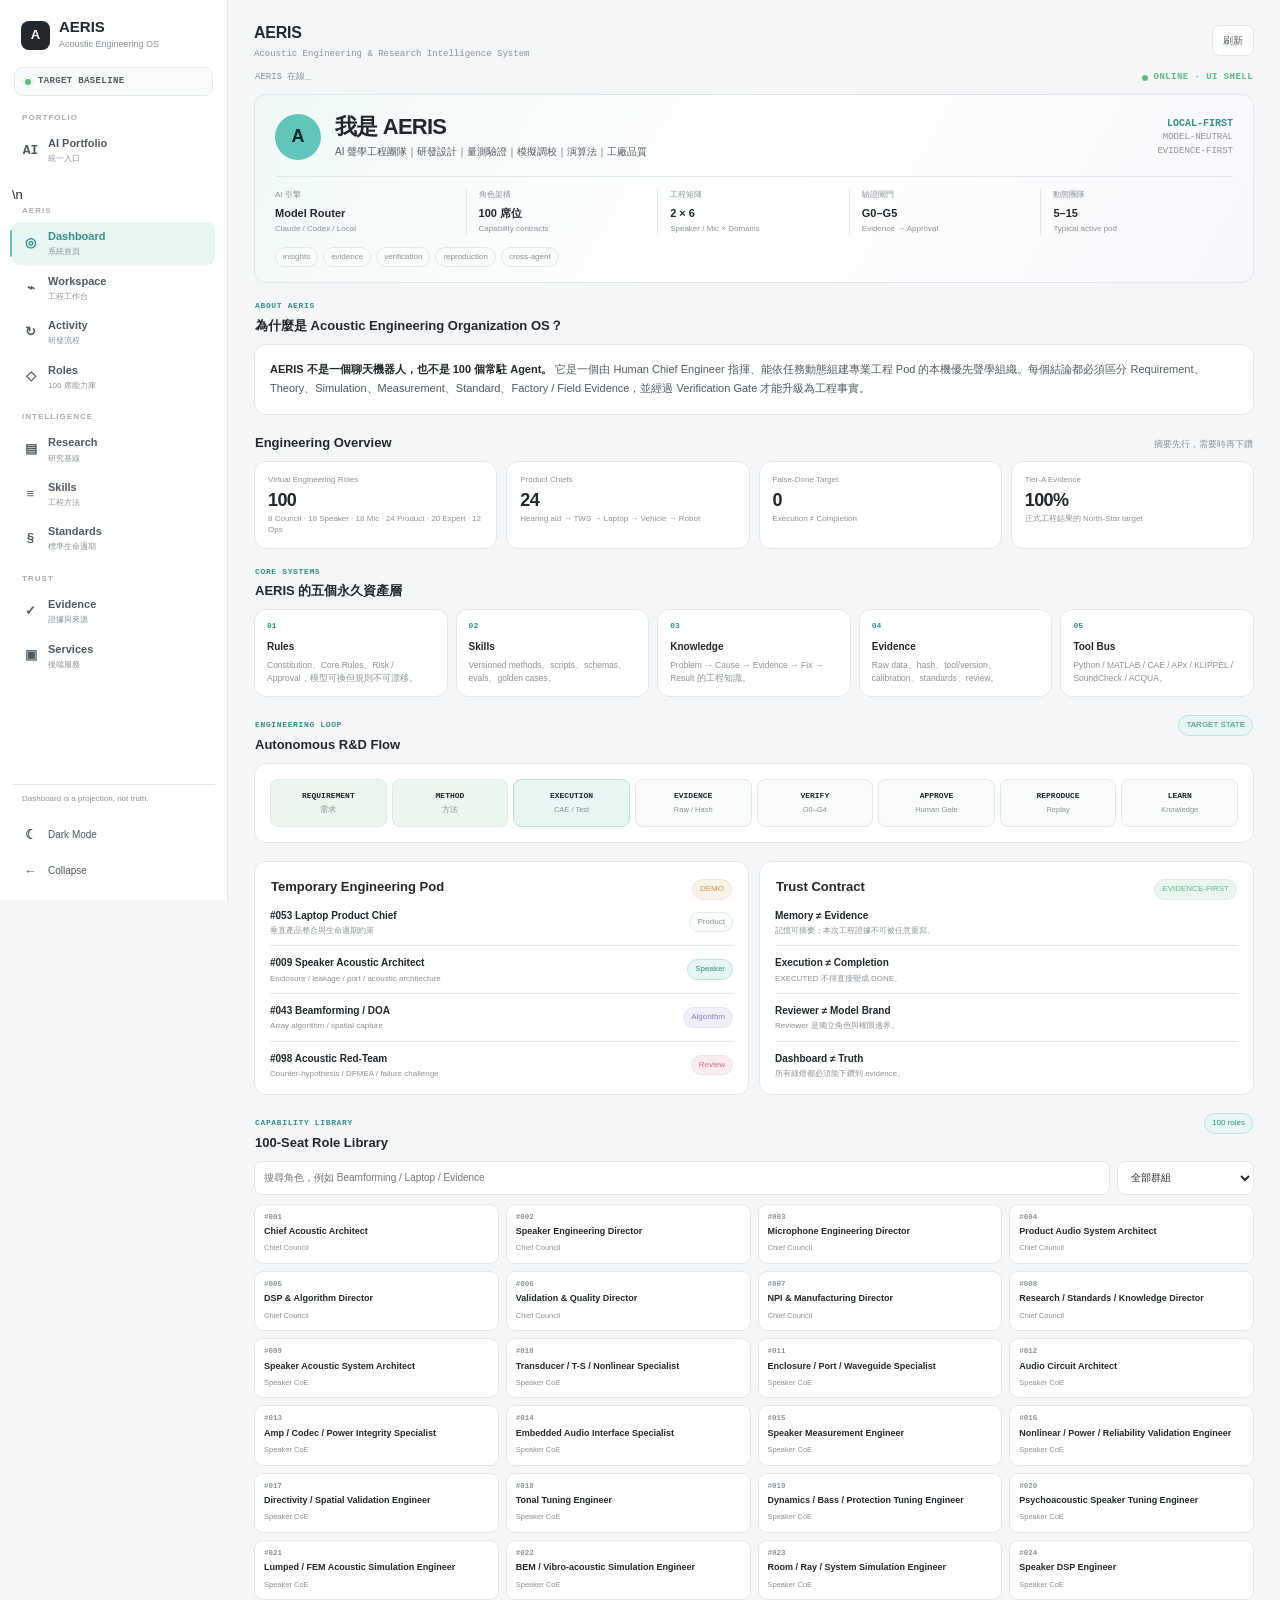
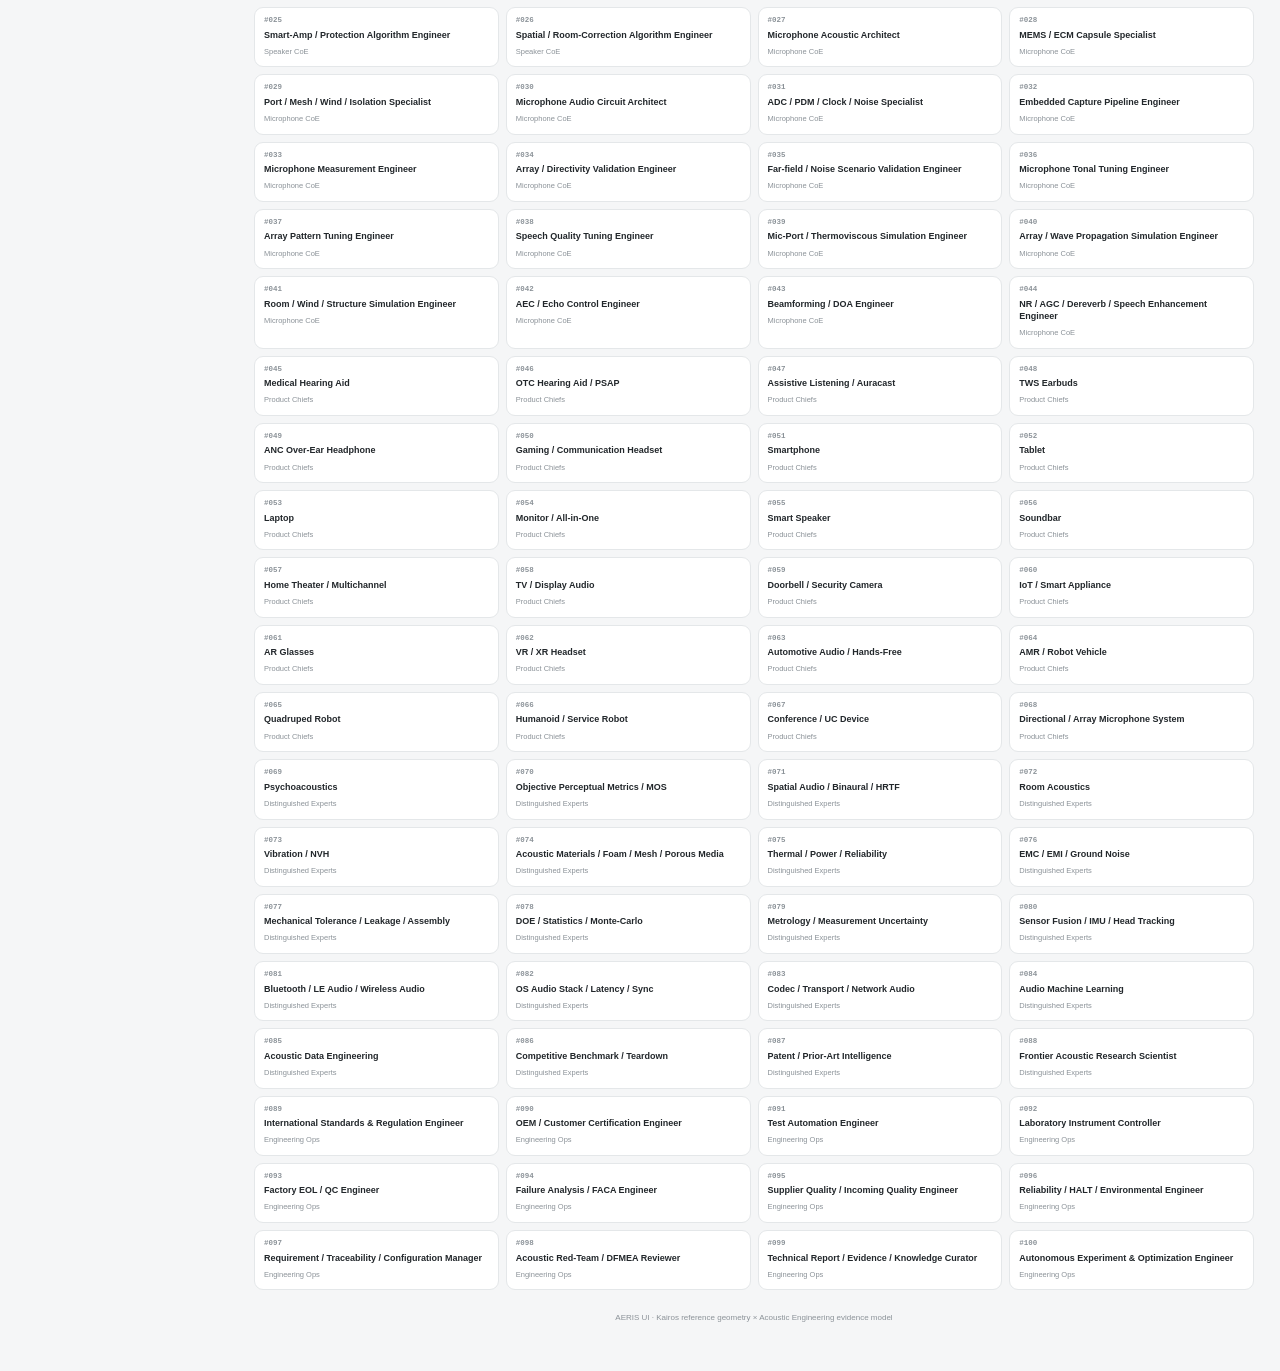
<file: index.html>
<!doctype html><html lang="zh-Hant"><head><meta charset="utf-8"><meta name="viewport" content="width=device-width,initial-scale=1"><meta name="theme-color" content="#62c5ba"><title>AERIS — Dashboard</title><link rel="stylesheet" href="aeris.css"><script src="aeris-theme.js"></script><script src="aeris-data.js" defer></script></head><body>
<div class="app">
<aside class="sidebar">
  <div class="brand"><div class="brand-mark">A</div><div class="brand-copy"><div class="brand-name">AERIS</div><div class="brand-sub">Acoustic Engineering OS</div></div></div>
  <div class="sidebar-live"><span class="live-dot"></span><span>TARGET BASELINE</span></div>
  <div class="nav-group"><div class="nav-label">Portfolio</div><nav class="nav"><a href="portfolio.html"><span class="nav-icon">AI</span><span class="nav-copy"><b>AI Portfolio</b><small>統一入口</small></span></a></nav></div>\n  <div class="nav-group"><div class="nav-label">AERIS</div><nav class="nav">
    <a class="active" href="index.html"><span class="nav-icon">◎</span><span class="nav-copy"><b>Dashboard</b><small>系統首頁</small></span></a>
    <a href="workspace.html"><span class="nav-icon">⌁</span><span class="nav-copy"><b>Workspace</b><small>工程工作台</small></span></a>
    <a href="#activity"><span class="nav-icon">↻</span><span class="nav-copy"><b>Activity</b><small>研發流程</small></span></a>
    <a href="#roles"><span class="nav-icon">◇</span><span class="nav-copy"><b>Roles</b><small>100 席能力庫</small></span></a>
  </nav></div>
  <div class="nav-group"><div class="nav-label">Intelligence</div><nav class="nav">
    <a href="#research"><span class="nav-icon">▤</span><span class="nav-copy"><b>Research</b><small>研究基線</small></span></a>
    <a href="#research"><span class="nav-icon">≡</span><span class="nav-copy"><b>Skills</b><small>工程方法</small></span></a>
    <a href="#research"><span class="nav-icon">§</span><span class="nav-copy"><b>Standards</b><small>標準生命週期</small></span></a>
  </nav></div>
  <div class="nav-group"><div class="nav-label">Trust</div><nav class="nav">
    <a href="#trust"><span class="nav-icon">✓</span><span class="nav-copy"><b>Evidence</b><small>證據與來源</small></span></a>
    <a href="services.html"><span class="nav-icon">▣</span><span class="nav-copy"><b>Services</b><small>後端服務</small></span></a>
  </nav></div>
  <div class="spacer"></div><div class="sidebar-note">Dashboard is a projection, not truth.</div>
</aside>
<main class="main"><div class="content">
  <header class="topbar"><div><div class="page-title">AERIS</div><div class="page-meta">Acoustic Engineering & Research Intelligence System</div></div><div class="actions"><button class="btn" onclick="location.reload()">刷新</button></div></header>
  <div class="sync-line"><span>AERIS 在線_</span><span class="sync-online">ONLINE · UI SHELL</span></div>

  <section class="panel identity-panel">
    <div class="identity-row">
      <div class="identity-main"><div class="avatar">A</div><div><div class="identity-name">我是 AERIS</div><div class="identity-role">AI 聲學工程團隊｜研發設計｜量測驗證｜模擬調校｜演算法｜工廠品質</div></div></div>
      <div class="identity-side"><b>LOCAL-FIRST</b>MODEL-NEUTRAL<br>EVIDENCE-FIRST</div>
    </div>
    <div class="identity-metrics">
      <div class="metric"><div class="metric-label">AI 引擎</div><div class="metric-value">Model Router</div><div class="metric-sub">Claude / Codex / Local</div></div>
      <div class="metric"><div class="metric-label">角色架構</div><div class="metric-value">100 席位</div><div class="metric-sub">Capability contracts</div></div>
      <div class="metric"><div class="metric-label">工程矩陣</div><div class="metric-value">2 × 6</div><div class="metric-sub">Speaker / Mic × Domains</div></div>
      <div class="metric"><div class="metric-label">驗證閘門</div><div class="metric-value">G0–G5</div><div class="metric-sub">Evidence → Approval</div></div>
      <div class="metric"><div class="metric-label">動態團隊</div><div class="metric-value">5–15</div><div class="metric-sub">Typical active pod</div></div>
    </div>
    <div class="chips"><span class="chip">insights</span><span class="chip">evidence</span><span class="chip">verification</span><span class="chip">reproduction</span><span class="chip">cross-agent</span></div>
  </section>

  <section class="section"><div class="section-title"><div><div class="section-kicker">About AERIS</div><h2>為什麼是 Acoustic Engineering Organization OS？</h2></div></div>
    <div class="panel prose"><b>AERIS 不是一個聊天機器人，也不是 100 個常駐 Agent。</b> 它是一個由 Human Chief Engineer 指揮、能依任務動態組建專業工程 Pod 的本機優先聲學組織。每個結論都必須區分 Requirement、Theory、Simulation、Measurement、Standard、Factory / Field Evidence，並經過 Verification Gate 才能升級為工程事實。</div>
  </section>

  <section class="section"><div class="section-title"><h2>Engineering Overview</h2><p>摘要先行，需要時再下鑽</p></div>
    <div class="grid4">
      <div class="summary-card"><div class="label">Virtual Engineering Roles</div><div class="value">100</div><div class="small">8 Council · 18 Speaker · 18 Mic · 24 Product · 20 Expert · 12 Ops</div></div>
      <div class="summary-card"><div class="label">Product Chiefs</div><div class="value">24</div><div class="small">Hearing aid → TWS → Laptop → Vehicle → Robot</div></div>
      <div class="summary-card"><div class="label">False-Done Target</div><div class="value">0</div><div class="small">Execution ≠ Completion</div></div>
      <div class="summary-card"><div class="label">Tier-A Evidence</div><div class="value">100%</div><div class="small">正式工程結果的 North-Star target</div></div>
    </div>
  </section>

  <section class="section" id="research"><div class="section-title"><div><div class="section-kicker">Core Systems</div><h2>AERIS 的五個永久資產層</h2></div></div>
    <div class="grid5">
      <div class="feature-card"><div class="feature-index">01</div><h3>Rules</h3><p>Constitution、Core Rules、Risk / Approval，模型可換但規則不可漂移。</p></div>
      <div class="feature-card"><div class="feature-index">02</div><h3>Skills</h3><p>Versioned methods、scripts、schemas、evals、golden cases。</p></div>
      <div class="feature-card"><div class="feature-index">03</div><h3>Knowledge</h3><p>Problem → Cause → Evidence → Fix → Result 的工程知識。</p></div>
      <div class="feature-card"><div class="feature-index">04</div><h3>Evidence</h3><p>Raw data、hash、tool/version、calibration、standards、review。</p></div>
      <div class="feature-card"><div class="feature-index">05</div><h3>Tool Bus</h3><p>Python / MATLAB / CAE / APx / KLIPPEL / SoundCheck / ACQUA。</p></div>
    </div>
  </section>

  <section class="section" id="activity"><div class="section-title"><div><div class="section-kicker">Engineering Loop</div><h2>Autonomous R&D Flow</h2></div><span class="pill teal">TARGET STATE</span></div>
    <div class="panel"><div class="timeline">
      <div class="step done"><b>REQUIREMENT</b><span>需求</span></div><div class="step done"><b>METHOD</b><span>方法</span></div><div class="step active"><b>EXECUTION</b><span>CAE / Test</span></div><div class="step"><b>EVIDENCE</b><span>Raw / Hash</span></div><div class="step"><b>VERIFY</b><span>G0–G4</span></div><div class="step"><b>APPROVE</b><span>Human Gate</span></div><div class="step"><b>REPRODUCE</b><span>Replay</span></div><div class="step"><b>LEARN</b><span>Knowledge</span></div>
    </div></div>
  </section>

  <section class="section"><div class="grid2">
    <div class="panel"><div class="section-title"><h2>Temporary Engineering Pod</h2><span class="pill amber">DEMO</span></div><div class="list">
      <div class="row"><div><div class="row-name">#053 Laptop Product Chief</div><div class="row-meta">垂直產品整合與生命週期約束</div></div><span class="pill">Product</span></div>
      <div class="row"><div><div class="row-name">#009 Speaker Acoustic Architect</div><div class="row-meta">Enclosure / leakage / port / acoustic architecture</div></div><span class="pill teal">Speaker</span></div>
      <div class="row"><div><div class="row-name">#043 Beamforming / DOA</div><div class="row-meta">Array algorithm / spatial capture</div></div><span class="pill purple">Algorithm</span></div>
      <div class="row"><div><div class="row-name">#098 Acoustic Red-Team</div><div class="row-meta">Counter-hypothesis / DFMEA / failure challenge</div></div><span class="pill rose">Review</span></div>
    </div></div>
    <div class="panel" id="trust"><div class="section-title"><h2>Trust Contract</h2><span class="pill green">EVIDENCE-FIRST</span></div><div class="list">
      <div class="row"><div><div class="row-name">Memory ≠ Evidence</div><div class="row-meta">記憶可摘要；本次工程證據不可被任意重寫。</div></div></div>
      <div class="row"><div><div class="row-name">Execution ≠ Completion</div><div class="row-meta">EXECUTED 不得直接變成 DONE。</div></div></div>
      <div class="row"><div><div class="row-name">Reviewer ≠ Model Brand</div><div class="row-meta">Reviewer 是獨立角色與權限邊界。</div></div></div>
      <div class="row"><div><div class="row-name">Dashboard ≠ Truth</div><div class="row-meta">所有綠燈都必須能下鑽到 evidence。</div></div></div>
    </div></div>
  </div></section>

  <section class="section" id="roles"><div class="section-title"><div><div class="section-kicker">Capability Library</div><h2>100-Seat Role Library</h2></div><span id="count" class="pill teal">100 roles</span></div>
    <div class="searchbar"><input id="q" placeholder="搜尋角色，例如 Beamforming / Laptop / Evidence"><select id="group"><option value="">全部群組</option><option>Chief Council</option><option>Speaker CoE</option><option>Microphone CoE</option><option>Product Chiefs</option><option>Distinguished Experts</option><option>Engineering Ops</option></select></div><div id="roleGrid" class="roles"></div>
  </section>
  <div class="footer">AERIS UI · Kairos reference geometry × Acoustic Engineering evidence model</div>
</div></main></div>
<script>window.addEventListener('DOMContentLoaded',()=>{const roles=window.AERIS_ROLES||[];const q=document.getElementById('q'),g=document.getElementById('group'),grid=document.getElementById('roleGrid'),count=document.getElementById('count');function render(){const query=q.value.toLowerCase(),group=g.value;const rows=roles.filter(r=>(!query||(r.name+' '+r.group).toLowerCase().includes(query))&&(!group||r.group===group));count.textContent=rows.length+' roles';grid.innerHTML=rows.map(r=>`<div class="role"><div class="role-id">#${String(r.id).padStart(3,'0')}</div><b>${r.name}</b><div class="role-group">${r.group}</div></div>`).join('')}q.addEventListener('input',render);g.addEventListener('change',render);render()});</script>
</body></html>
</file>
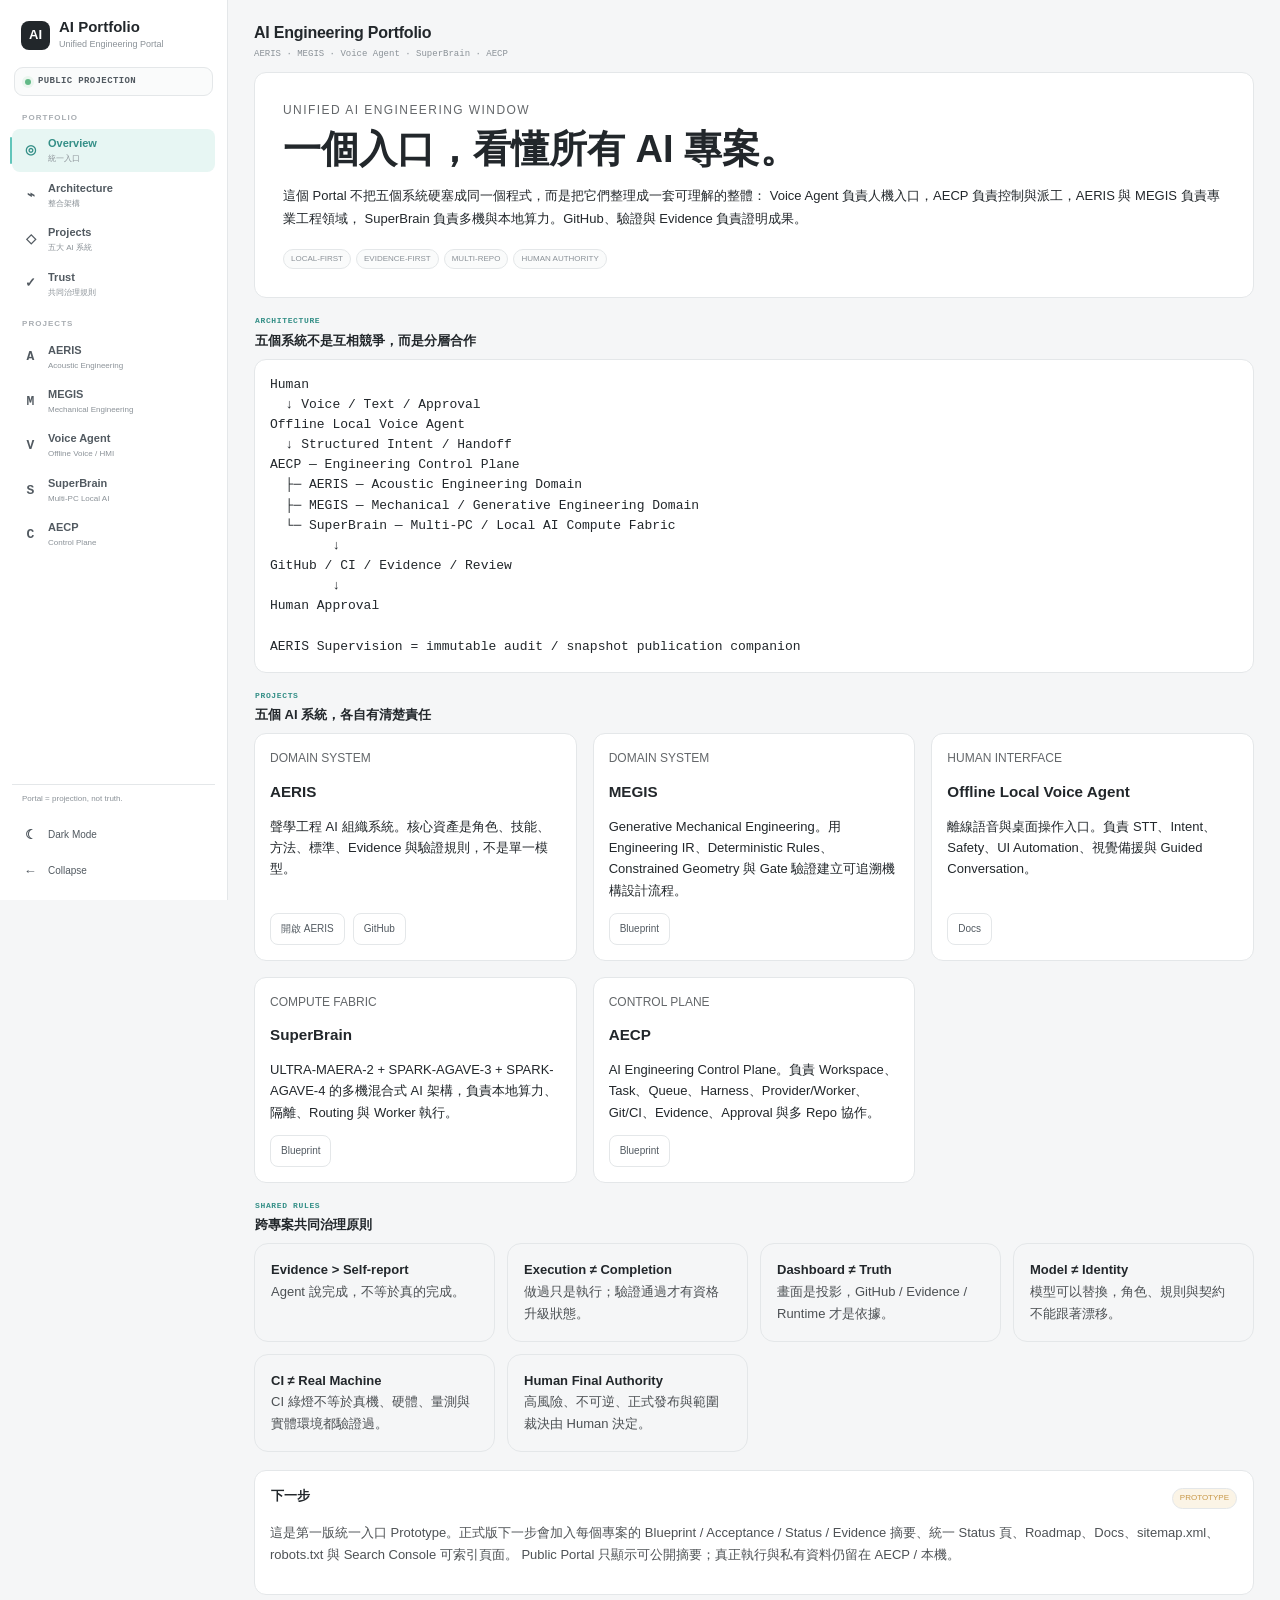
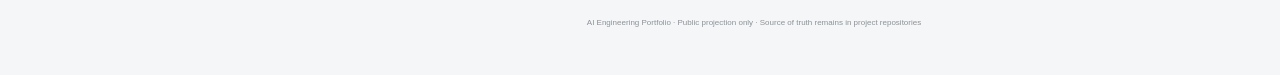
<file: portfolio.html>
<!doctype html>
<html lang="zh-Hant">
<head>
  <meta charset="utf-8">
  <meta name="viewport" content="width=device-width,initial-scale=1">
  <meta name="theme-color" content="#62c5ba">
  <title>AI Engineering Portfolio — Unified Portal</title>
  <meta name="description" content="AERIS、MEGIS、Offline Local Voice Agent、SuperBrain 與 AECP 的統一人工智慧工程入口。">
  <link rel="stylesheet" href="aeris.css">
  <script src="aeris-theme.js"></script>
  <style>
    .portal-hero{padding:28px}.portal-eyebrow{font-size:12px;letter-spacing:.12em;text-transform:uppercase;opacity:.7}
    .portal-title{font-size:38px;line-height:1.15;margin:8px 0 12px}.portal-sub{max-width:980px;line-height:1.8}
    .project-grid{display:grid;grid-template-columns:repeat(auto-fit,minmax(240px,1fr));gap:16px}
    .project-card{display:flex;flex-direction:column;gap:12px}.project-card h3{margin:0}.project-card p{margin:0;line-height:1.65}
    .project-meta{font-size:12px;opacity:.7}.project-links{margin-top:auto;display:flex;gap:8px;flex-wrap:wrap}
    .project-links a{text-decoration:none}.architecture{font-family:ui-monospace,SFMono-Regular,Menlo,Consolas,monospace;white-space:pre-wrap;line-height:1.55}
    .rule-grid{display:grid;grid-template-columns:repeat(auto-fit,minmax(220px,1fr));gap:12px}
    .rule-card{padding:16px;border:1px solid var(--border,rgba(127,127,127,.2));border-radius:14px}
    .scope-note{font-size:13px;line-height:1.7;opacity:.8}
    @media (max-width:700px){.portal-title{font-size:30px}}
  </style>
</head>
<body>
<div class="app">
  <aside class="sidebar">
    <div class="brand"><div class="brand-mark">AI</div><div class="brand-copy"><div class="brand-name">AI Portfolio</div><div class="brand-sub">Unified Engineering Portal</div></div></div>
    <div class="sidebar-live"><span class="live-dot"></span><span>PUBLIC PROJECTION</span></div>
    <div class="nav-group"><div class="nav-label">Portfolio</div><nav class="nav">
      <a class="active" href="#overview"><span class="nav-icon">◎</span><span class="nav-copy"><b>Overview</b><small>統一入口</small></span></a>
      <a href="#architecture"><span class="nav-icon">⌁</span><span class="nav-copy"><b>Architecture</b><small>整合架構</small></span></a>
      <a href="#projects"><span class="nav-icon">◇</span><span class="nav-copy"><b>Projects</b><small>五大 AI 系統</small></span></a>
      <a href="#trust"><span class="nav-icon">✓</span><span class="nav-copy"><b>Trust</b><small>共同治理規則</small></span></a>
    </nav></div>
    <div class="nav-group"><div class="nav-label">Projects</div><nav class="nav">
      <a href="index.html"><span class="nav-icon">A</span><span class="nav-copy"><b>AERIS</b><small>Acoustic Engineering</small></span></a>
      <a href="https://github.com/Space653000/0_JN1_MEGIS"><span class="nav-icon">M</span><span class="nav-copy"><b>MEGIS</b><small>Mechanical Engineering</small></span></a>
      <a href="https://github.com/Space653000/Offline-Local-Voice-Agent"><span class="nav-icon">V</span><span class="nav-copy"><b>Voice Agent</b><small>Offline Voice / HMI</small></span></a>
      <a href="https://github.com/Space653000/0_JN1_2AGAVE128-1MAERA64"><span class="nav-icon">S</span><span class="nav-copy"><b>SuperBrain</b><small>Multi-PC Local AI</small></span></a>
      <a href="https://github.com/Space653000/0_JN1_AIECP"><span class="nav-icon">C</span><span class="nav-copy"><b>AECP</b><small>Control Plane</small></span></a>
    </nav></div>
    <div class="spacer"></div>
    <div class="sidebar-note">Portal = projection, not truth.</div>
  </aside>

  <main class="main"><div class="content">
    <header class="topbar"><div><div class="page-title">AI Engineering Portfolio</div><div class="page-meta">AERIS · MEGIS · Voice Agent · SuperBrain · AECP</div></div></header>

    <section id="overview" class="panel portal-hero">
      <div class="portal-eyebrow">Unified AI Engineering Window</div>
      <h1 class="portal-title">一個入口，看懂所有 AI 專案。</h1>
      <div class="portal-sub">
        這個 Portal 不把五個系統硬塞成同一個程式，而是把它們整理成一套可理解的整體：
        Voice Agent 負責人機入口，AECP 負責控制與派工，AERIS 與 MEGIS 負責專業工程領域，
        SuperBrain 負責多機與本地算力。GitHub、驗證與 Evidence 負責證明成果。
      </div>
      <div class="chips" style="margin-top:18px">
        <span class="chip">LOCAL-FIRST</span>
        <span class="chip">EVIDENCE-FIRST</span>
        <span class="chip">MULTI-REPO</span>
        <span class="chip">HUMAN AUTHORITY</span>
      </div>
    </section>

    <section id="architecture" class="section">
      <div class="section-title"><div><div class="section-kicker">Architecture</div><h2>五個系統不是互相競爭，而是分層合作</h2></div></div>
      <div class="panel architecture">Human
  ↓ Voice / Text / Approval
Offline Local Voice Agent
  ↓ Structured Intent / Handoff
AECP — Engineering Control Plane
  ├─ AERIS — Acoustic Engineering Domain
  ├─ MEGIS — Mechanical / Generative Engineering Domain
  └─ SuperBrain — Multi-PC / Local AI Compute Fabric
        ↓
GitHub / CI / Evidence / Review
        ↓
Human Approval

AERIS Supervision = immutable audit / snapshot publication companion</div>
    </section>

    <section id="projects" class="section">
      <div class="section-title"><div><div class="section-kicker">Projects</div><h2>五個 AI 系統，各自有清楚責任</h2></div></div>
      <div class="project-grid">
        <div class="panel project-card">
          <div class="project-meta">DOMAIN SYSTEM</div><h3>AERIS</h3>
          <p>聲學工程 AI 組織系統。核心資產是角色、技能、方法、標準、Evidence 與驗證規則，不是單一模型。</p>
          <div class="project-links"><a class="btn" href="index.html">開啟 AERIS</a><a class="btn" href="https://github.com/Space653000/0_JN1_AERIS">GitHub</a></div>
        </div>
        <div class="panel project-card">
          <div class="project-meta">DOMAIN SYSTEM</div><h3>MEGIS</h3>
          <p>Generative Mechanical Engineering。用 Engineering IR、Deterministic Rules、Constrained Geometry 與 Gate 驗證建立可追溯機構設計流程。</p>
          <div class="project-links"><a class="btn" href="https://github.com/Space653000/0_JN1_MEGIS/tree/main/MEGIS_Blueprint">Blueprint</a></div>
        </div>
        <div class="panel project-card">
          <div class="project-meta">HUMAN INTERFACE</div><h3>Offline Local Voice Agent</h3>
          <p>離線語音與桌面操作入口。負責 STT、Intent、Safety、UI Automation、視覺備援與 Guided Conversation。</p>
          <div class="project-links"><a class="btn" href="https://github.com/Space653000/Offline-Local-Voice-Agent/tree/main/docs">Docs</a></div>
        </div>
        <div class="panel project-card">
          <div class="project-meta">COMPUTE FABRIC</div><h3>SuperBrain</h3>
          <p>ULTRA-MAERA-2 + SPARK-AGAVE-3 + SPARK-AGAVE-4 的多機混合式 AI 架構，負責本地算力、隔離、Routing 與 Worker 執行。</p>
          <div class="project-links"><a class="btn" href="https://github.com/Space653000/0_JN1_2AGAVE128-1MAERA64">Blueprint</a></div>
        </div>
        <div class="panel project-card">
          <div class="project-meta">CONTROL PLANE</div><h3>AECP</h3>
          <p>AI Engineering Control Plane。負責 Workspace、Task、Queue、Harness、Provider/Worker、Git/CI、Evidence、Approval 與多 Repo 協作。</p>
          <div class="project-links"><a class="btn" href="https://github.com/Space653000/0_JN1_AIECP/tree/main/Blueprint">Blueprint</a></div>
        </div>
      </div>
    </section>

    <section id="trust" class="section">
      <div class="section-title"><div><div class="section-kicker">Shared Rules</div><h2>跨專案共同治理原則</h2></div></div>
      <div class="rule-grid">
        <div class="rule-card"><b>Evidence &gt; Self-report</b><div class="scope-note">Agent 說完成，不等於真的完成。</div></div>
        <div class="rule-card"><b>Execution ≠ Completion</b><div class="scope-note">做過只是執行；驗證通過才有資格升級狀態。</div></div>
        <div class="rule-card"><b>Dashboard ≠ Truth</b><div class="scope-note">畫面是投影，GitHub / Evidence / Runtime 才是依據。</div></div>
        <div class="rule-card"><b>Model ≠ Identity</b><div class="scope-note">模型可以替換，角色、規則與契約不能跟著漂移。</div></div>
        <div class="rule-card"><b>CI ≠ Real Machine</b><div class="scope-note">CI 綠燈不等於真機、硬體、量測與實體環境都驗證過。</div></div>
        <div class="rule-card"><b>Human Final Authority</b><div class="scope-note">高風險、不可逆、正式發布與範圍裁決由 Human 決定。</div></div>
      </div>
    </section>

    <section class="section">
      <div class="panel">
        <div class="section-title"><h2>下一步</h2><span class="pill amber">PROTOTYPE</span></div>
        <p class="scope-note">
          這是第一版統一入口 Prototype。正式版下一步會加入每個專案的 Blueprint / Acceptance / Status /
          Evidence 摘要、統一 Status 頁、Roadmap、Docs、sitemap.xml、robots.txt 與 Search Console 可索引頁面。
          Public Portal 只顯示可公開摘要；真正執行與私有資料仍留在 AECP / 本機。
        </p>
      </div>
    </section>

    <div class="footer">AI Engineering Portfolio · Public projection only · Source of truth remains in project repositories</div>
  </div></main>
</div>
</body>
</html>
</file>
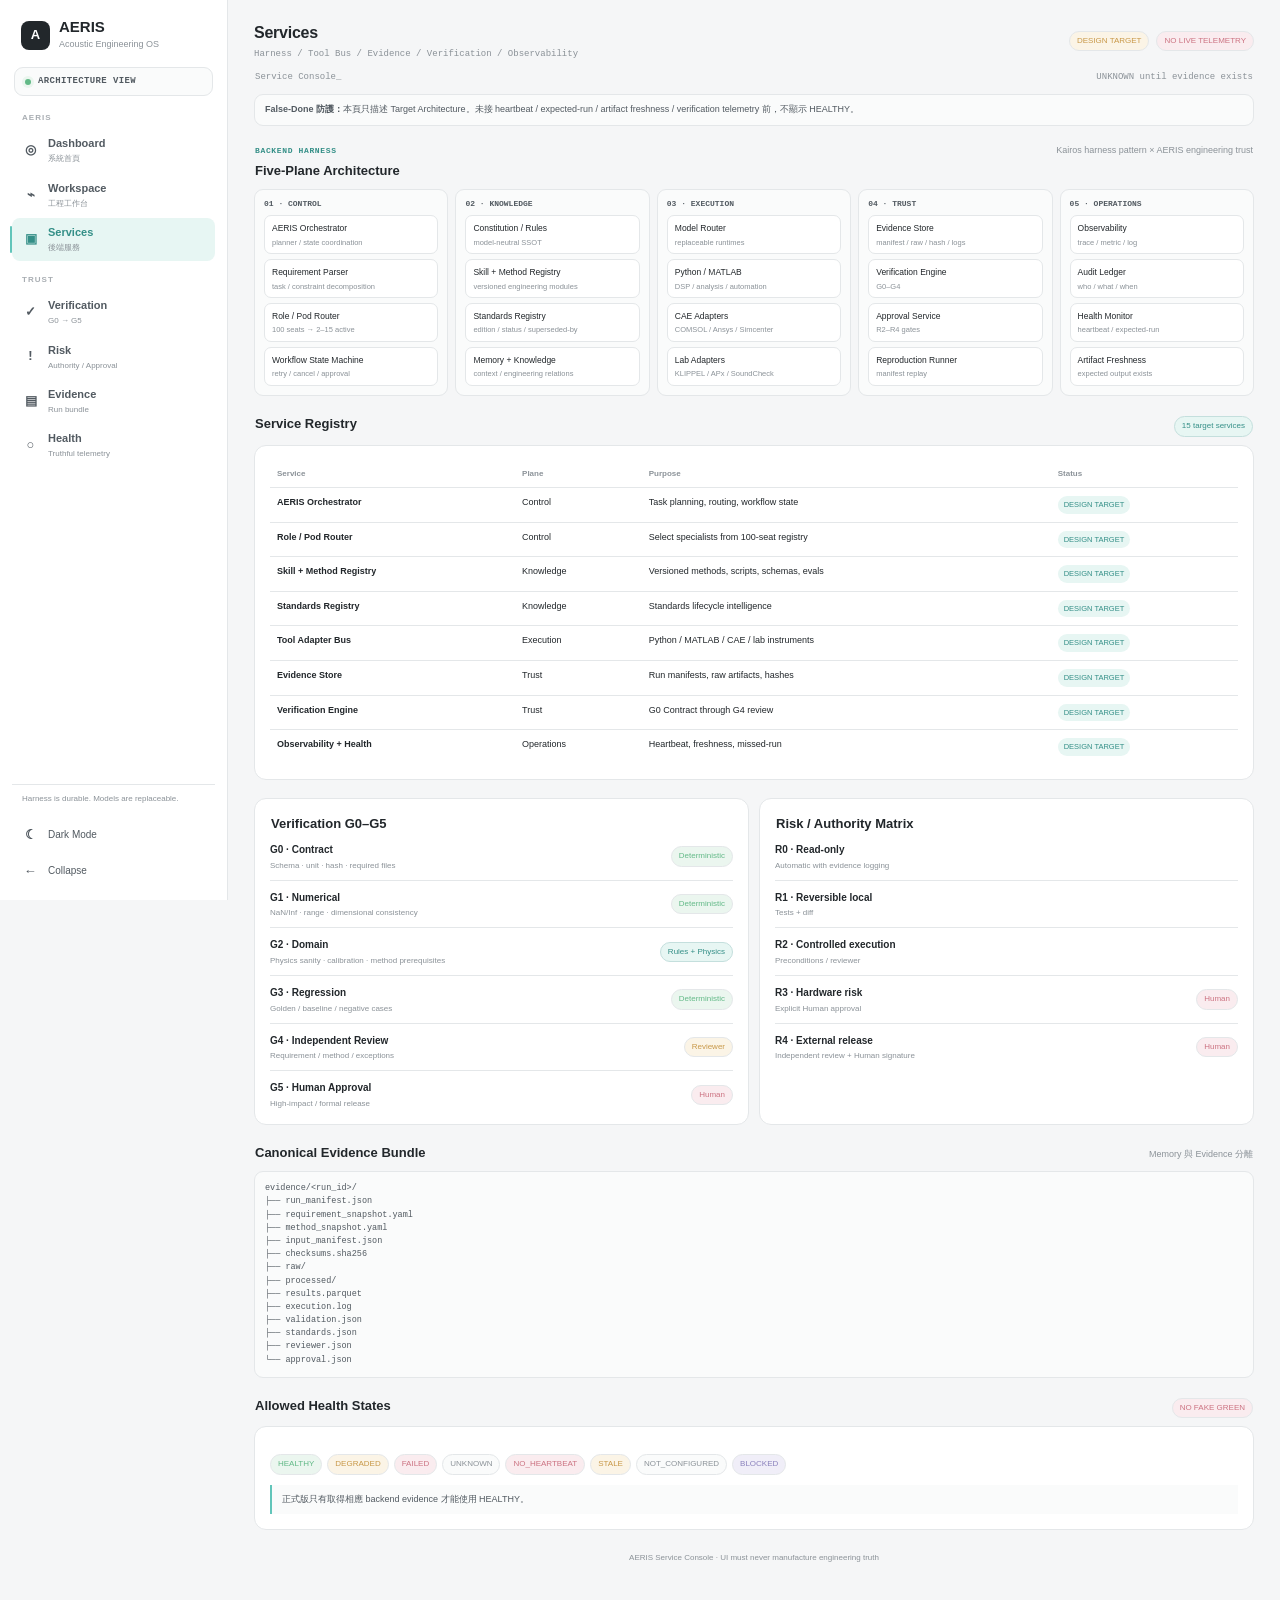
<file: services.html>
<!doctype html><html lang="zh-Hant"><head><meta charset="utf-8"><meta name="viewport" content="width=device-width,initial-scale=1"><meta name="theme-color" content="#62c5ba"><title>AERIS — Services</title><link rel="stylesheet" href="aeris.css"><script src="aeris-theme.js"></script></head><body><div class="app"><aside class="sidebar"><div class="brand"><div class="brand-mark">A</div><div class="brand-copy"><div class="brand-name">AERIS</div><div class="brand-sub">Acoustic Engineering OS</div></div></div><div class="sidebar-live"><span class="live-dot"></span><span>ARCHITECTURE VIEW</span></div><div class="nav-group"><div class="nav-label">AERIS</div><nav class="nav"><a href="index.html"><span class="nav-icon">◎</span><span class="nav-copy"><b>Dashboard</b><small>系統首頁</small></span></a><a href="workspace.html"><span class="nav-icon">⌁</span><span class="nav-copy"><b>Workspace</b><small>工程工作台</small></span></a><a class="active" href="services.html"><span class="nav-icon">▣</span><span class="nav-copy"><b>Services</b><small>後端服務</small></span></a></nav></div><div class="nav-group"><div class="nav-label">Trust</div><nav class="nav"><a href="#verification"><span class="nav-icon">✓</span><span class="nav-copy"><b>Verification</b><small>G0 → G5</small></span></a><a href="#risk"><span class="nav-icon">!</span><span class="nav-copy"><b>Risk</b><small>Authority / Approval</small></span></a><a href="#evidence"><span class="nav-icon">▤</span><span class="nav-copy"><b>Evidence</b><small>Run bundle</small></span></a><a href="#health"><span class="nav-icon">○</span><span class="nav-copy"><b>Health</b><small>Truthful telemetry</small></span></a></nav></div><div class="spacer"></div><div class="sidebar-note">Harness is durable. Models are replaceable.</div></aside><main class="main"><div class="content"><header class="topbar"><div><div class="page-title">Services</div><div class="page-meta">Harness / Tool Bus / Evidence / Verification / Observability</div></div><div class="actions"><span class="pill amber">DESIGN TARGET</span><span class="pill rose">NO LIVE TELEMETRY</span></div></header><div class="sync-line"><span>Service Console_</span><span>UNKNOWN until evidence exists</span></div><div class="notice"><b>False-Done 防護：</b>本頁只描述 Target Architecture。未接 heartbeat / expected-run / artifact freshness / verification telemetry 前，不顯示 HEALTHY。</div><section class="section"><div class="section-title"><div><div class="section-kicker">Backend Harness</div><h2>Five-Plane Architecture</h2></div><p>Kairos harness pattern × AERIS engineering trust</p></div><div class="arch"><div class="layer"><h3>01 · CONTROL</h3><div class="svc">AERIS Orchestrator<small>planner / state coordination</small></div><div class="svc">Requirement Parser<small>task / constraint decomposition</small></div><div class="svc">Role / Pod Router<small>100 seats → 2–15 active</small></div><div class="svc">Workflow State Machine<small>retry / cancel / approval</small></div></div><div class="layer"><h3>02 · KNOWLEDGE</h3><div class="svc">Constitution / Rules<small>model-neutral SSOT</small></div><div class="svc">Skill + Method Registry<small>versioned engineering modules</small></div><div class="svc">Standards Registry<small>edition / status / superseded-by</small></div><div class="svc">Memory + Knowledge<small>context / engineering relations</small></div></div><div class="layer"><h3>03 · EXECUTION</h3><div class="svc">Model Router<small>replaceable runtimes</small></div><div class="svc">Python / MATLAB<small>DSP / analysis / automation</small></div><div class="svc">CAE Adapters<small>COMSOL / Ansys / Simcenter</small></div><div class="svc">Lab Adapters<small>KLIPPEL / APx / SoundCheck</small></div></div><div class="layer"><h3>04 · TRUST</h3><div class="svc">Evidence Store<small>manifest / raw / hash / logs</small></div><div class="svc">Verification Engine<small>G0–G4</small></div><div class="svc">Approval Service<small>R2–R4 gates</small></div><div class="svc">Reproduction Runner<small>manifest replay</small></div></div><div class="layer"><h3>05 · OPERATIONS</h3><div class="svc">Observability<small>trace / metric / log</small></div><div class="svc">Audit Ledger<small>who / what / when</small></div><div class="svc">Health Monitor<small>heartbeat / expected-run</small></div><div class="svc">Artifact Freshness<small>expected output exists</small></div></div></div></section><section class="section"><div class="section-title"><h2>Service Registry</h2><span class="pill teal">15 target services</span></div><div class="panel table-wrap"><table class="table"><thead><tr><th>Service</th><th>Plane</th><th>Purpose</th><th>Status</th></tr></thead><tbody><tr><td><b>AERIS Orchestrator</b></td><td>Control</td><td>Task planning, routing, workflow state</td><td><span class="state target">DESIGN TARGET</span></td></tr><tr><td><b>Role / Pod Router</b></td><td>Control</td><td>Select specialists from 100-seat registry</td><td><span class="state target">DESIGN TARGET</span></td></tr><tr><td><b>Skill + Method Registry</b></td><td>Knowledge</td><td>Versioned methods, scripts, schemas, evals</td><td><span class="state target">DESIGN TARGET</span></td></tr><tr><td><b>Standards Registry</b></td><td>Knowledge</td><td>Standards lifecycle intelligence</td><td><span class="state target">DESIGN TARGET</span></td></tr><tr><td><b>Tool Adapter Bus</b></td><td>Execution</td><td>Python / MATLAB / CAE / lab instruments</td><td><span class="state target">DESIGN TARGET</span></td></tr><tr><td><b>Evidence Store</b></td><td>Trust</td><td>Run manifests, raw artifacts, hashes</td><td><span class="state target">DESIGN TARGET</span></td></tr><tr><td><b>Verification Engine</b></td><td>Trust</td><td>G0 Contract through G4 review</td><td><span class="state target">DESIGN TARGET</span></td></tr><tr><td><b>Observability + Health</b></td><td>Operations</td><td>Heartbeat, freshness, missed-run</td><td><span class="state target">DESIGN TARGET</span></td></tr></tbody></table></div></section><section class="section"><div class="grid2"><div class="panel" id="verification"><div class="section-title"><h2>Verification G0–G5</h2></div><div class="list"><div class="row"><div><div class="row-name">G0 · Contract</div><div class="row-meta">Schema · unit · hash · required files</div></div><span class="pill green">Deterministic</span></div><div class="row"><div><div class="row-name">G1 · Numerical</div><div class="row-meta">NaN/Inf · range · dimensional consistency</div></div><span class="pill green">Deterministic</span></div><div class="row"><div><div class="row-name">G2 · Domain</div><div class="row-meta">Physics sanity · calibration · method prerequisites</div></div><span class="pill teal">Rules + Physics</span></div><div class="row"><div><div class="row-name">G3 · Regression</div><div class="row-meta">Golden / baseline / negative cases</div></div><span class="pill green">Deterministic</span></div><div class="row"><div><div class="row-name">G4 · Independent Review</div><div class="row-meta">Requirement / method / exceptions</div></div><span class="pill amber">Reviewer</span></div><div class="row"><div><div class="row-name">G5 · Human Approval</div><div class="row-meta">High-impact / formal release</div></div><span class="pill rose">Human</span></div></div></div><div class="panel" id="risk"><div class="section-title"><h2>Risk / Authority Matrix</h2></div><div class="list"><div class="row"><div><div class="row-name">R0 · Read-only</div><div class="row-meta">Automatic with evidence logging</div></div></div><div class="row"><div><div class="row-name">R1 · Reversible local</div><div class="row-meta">Tests + diff</div></div></div><div class="row"><div><div class="row-name">R2 · Controlled execution</div><div class="row-meta">Preconditions / reviewer</div></div></div><div class="row"><div><div class="row-name">R3 · Hardware risk</div><div class="row-meta">Explicit Human approval</div></div><span class="pill rose">Human</span></div><div class="row"><div><div class="row-name">R4 · External release</div><div class="row-meta">Independent review + Human signature</div></div><span class="pill rose">Human</span></div></div></div></div></section><section class="section" id="evidence"><div class="section-title"><h2>Canonical Evidence Bundle</h2><p>Memory 與 Evidence 分離</p></div><div class="code">evidence/&lt;run_id&gt;/
├── run_manifest.json
├── requirement_snapshot.yaml
├── method_snapshot.yaml
├── input_manifest.json
├── checksums.sha256
├── raw/
├── processed/
├── results.parquet
├── execution.log
├── validation.json
├── standards.json
├── reviewer.json
└── approval.json</div></section><section class="section" id="health"><div class="section-title"><h2>Allowed Health States</h2><span class="pill rose">NO FAKE GREEN</span></div><div class="panel"><div class="chips"><span class="pill green">HEALTHY</span><span class="pill amber">DEGRADED</span><span class="pill rose">FAILED</span><span class="pill">UNKNOWN</span><span class="pill rose">NO_HEARTBEAT</span><span class="pill amber">STALE</span><span class="pill">NOT_CONFIGURED</span><span class="pill purple">BLOCKED</span></div><div class="callout" style="margin-top:10px">正式版只有取得相應 backend evidence 才能使用 HEALTHY。</div></div></section><div class="footer">AERIS Service Console · UI must never manufacture engineering truth</div></div></main></div></body></html>
</file>
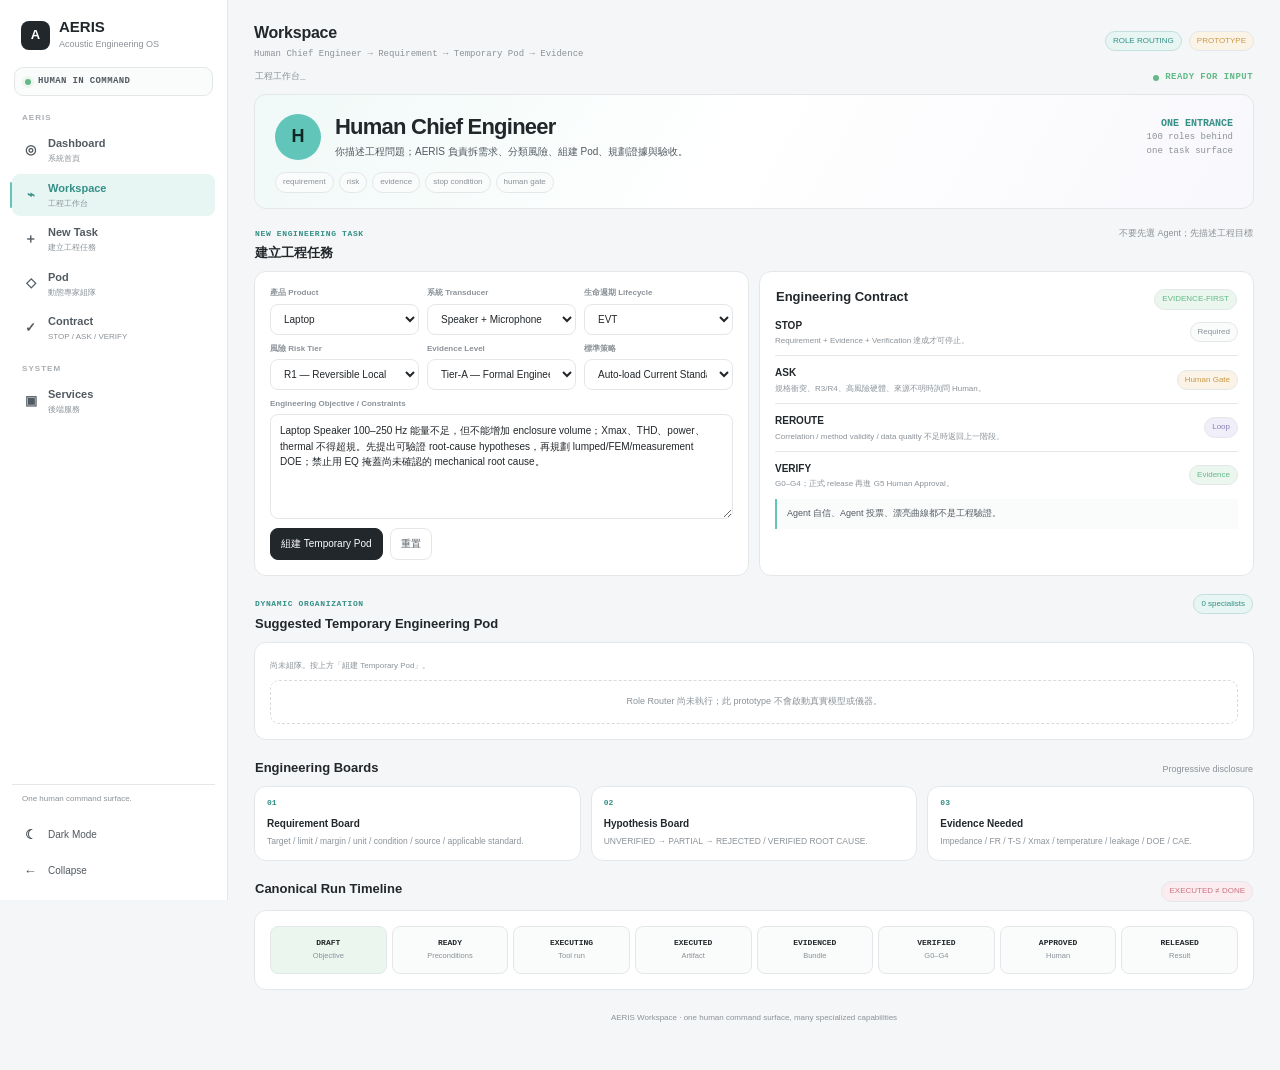
<file: workspace.html>
<!doctype html><html lang="zh-Hant"><head><meta charset="utf-8"><meta name="viewport" content="width=device-width,initial-scale=1"><meta name="theme-color" content="#62c5ba"><title>AERIS — Workspace</title><link rel="stylesheet" href="aeris.css"><script src="aeris-theme.js"></script></head><body><div class="app"><aside class="sidebar"><div class="brand"><div class="brand-mark">A</div><div class="brand-copy"><div class="brand-name">AERIS</div><div class="brand-sub">Acoustic Engineering OS</div></div></div><div class="sidebar-live"><span class="live-dot"></span><span>HUMAN IN COMMAND</span></div><div class="nav-group"><div class="nav-label">AERIS</div><nav class="nav"><a href="index.html"><span class="nav-icon">◎</span><span class="nav-copy"><b>Dashboard</b><small>系統首頁</small></span></a><a class="active" href="workspace.html"><span class="nav-icon">⌁</span><span class="nav-copy"><b>Workspace</b><small>工程工作台</small></span></a><a href="#task"><span class="nav-icon">＋</span><span class="nav-copy"><b>New Task</b><small>建立工程任務</small></span></a><a href="#pod"><span class="nav-icon">◇</span><span class="nav-copy"><b>Pod</b><small>動態專家組隊</small></span></a><a href="#contract"><span class="nav-icon">✓</span><span class="nav-copy"><b>Contract</b><small>STOP / ASK / VERIFY</small></span></a></nav></div><div class="nav-group"><div class="nav-label">System</div><nav class="nav"><a href="services.html"><span class="nav-icon">▣</span><span class="nav-copy"><b>Services</b><small>後端服務</small></span></a></nav></div><div class="spacer"></div><div class="sidebar-note">One human command surface.</div></aside><main class="main"><div class="content"><header class="topbar"><div><div class="page-title">Workspace</div><div class="page-meta">Human Chief Engineer → Requirement → Temporary Pod → Evidence</div></div><div class="actions"><span class="pill teal">ROLE ROUTING</span><span class="pill amber">PROTOTYPE</span></div></header><div class="sync-line"><span>工程工作台_</span><span class="sync-online">READY FOR INPUT</span></div><section class="panel identity-panel"><div class="identity-row"><div class="identity-main"><div class="avatar">H</div><div><div class="identity-name">Human Chief Engineer</div><div class="identity-role">你描述工程問題；AERIS 負責拆需求、分類風險、組建 Pod、規劃證據與驗收。</div></div></div><div class="identity-side"><b>ONE ENTRANCE</b>100 roles behind<br>one task surface</div></div><div class="chips"><span class="chip">requirement</span><span class="chip">risk</span><span class="chip">evidence</span><span class="chip">stop condition</span><span class="chip">human gate</span></div></section><section class="section" id="task"><div class="section-title"><div><div class="section-kicker">New Engineering Task</div><h2>建立工程任務</h2></div><p>不要先選 Agent；先描述工程目標</p></div><div class="grid2"><div class="panel"><div class="formgrid"><div class="field"><label>產品 Product</label><select id="product"><option>Laptop</option><option>TWS Earbuds</option><option>ANC Over-Ear Headphone</option><option>Soundbar</option><option>Doorbell / Security Camera</option><option>Medical Hearing Aid</option><option>Automotive Audio / Hands-Free</option><option>Humanoid / Service Robot</option></select></div><div class="field"><label>系統 Transducer</label><select id="transducer"><option>Speaker + Microphone</option><option>Speaker</option><option>Microphone</option></select></div><div class="field"><label>生命週期 Lifecycle</label><select id="lifecycle"><option>Concept</option><option>Architecture</option><option>Prototype</option><option selected>EVT</option><option>DVT</option><option>PVT</option><option>MP</option><option>Field Return</option></select></div><div class="field"><label>風險 Risk Tier</label><select id="risk"><option>R0 — Read-only</option><option selected>R1 — Reversible Local</option><option>R2 — Controlled Execution</option><option>R3 — Hardware Risk</option><option>R4 — External Release</option></select></div><div class="field"><label>Evidence Level</label><select><option>Tier-A — Formal Engineering</option><option>Tier-B — Design Exploration</option><option>Tier-C — Quick Study</option></select></div><div class="field"><label>標準策略</label><select><option>Auto-load Current Standards Pack</option><option>Customer / OEM Spec Pack</option><option>Internal Method Only</option></select></div><div class="field full"><label>Engineering Objective / Constraints</label><textarea>Laptop Speaker 100–250 Hz 能量不足，但不能增加 enclosure volume；Xmax、THD、power、thermal 不得超規。先提出可驗證 root-cause hypotheses，再規劃 lumped/FEM/measurement DOE；禁止用 EQ 掩蓋尚未確認的 mechanical root cause。</textarea></div></div><div class="command"><button class="btn primary" id="routeBtn">組建 Temporary Pod</button><button class="btn" id="resetBtn">重置</button></div></div><div class="panel" id="contract"><div class="section-title"><h2>Engineering Contract</h2><span class="pill green">EVIDENCE-FIRST</span></div><div class="list"><div class="row"><div><div class="row-name">STOP</div><div class="row-meta">Requirement + Evidence + Verification 達成才可停止。</div></div><span class="pill">Required</span></div><div class="row"><div><div class="row-name">ASK</div><div class="row-meta">規格衝突、R3/R4、高風險硬體、來源不明時詢問 Human。</div></div><span class="pill amber">Human Gate</span></div><div class="row"><div><div class="row-name">REROUTE</div><div class="row-meta">Correlation / method validity / data quality 不足時返回上一階段。</div></div><span class="pill purple">Loop</span></div><div class="row"><div><div class="row-name">VERIFY</div><div class="row-meta">G0–G4；正式 release 再進 G5 Human Approval。</div></div><span class="pill green">Evidence</span></div></div><div class="callout" style="margin-top:10px">Agent 自信、Agent 投票、漂亮曲線都不是工程驗證。</div></div></div></section><section class="section" id="pod"><div class="section-title"><div><div class="section-kicker">Dynamic Organization</div><h2>Suggested Temporary Engineering Pod</h2></div><span id="podSize" class="pill teal">0 specialists</span></div><div class="panel"><div id="podDesc" class="row-meta" style="margin-bottom:9px">尚未組隊。按上方「組建 Temporary Pod」。</div><div id="podGrid" class="pod"><div class="empty" style="width:100%">Role Router 尚未執行；此 prototype 不會啟動真實模型或儀器。</div></div></div></section><section class="section"><div class="section-title"><h2>Engineering Boards</h2><p>Progressive disclosure</p></div><div class="grid3"><div class="feature-card"><div class="feature-index">01</div><h3>Requirement Board</h3><p>Target / limit / margin / unit / condition / source / applicable standard.</p></div><div class="feature-card"><div class="feature-index">02</div><h3>Hypothesis Board</h3><p>UNVERIFIED → PARTIAL → REJECTED / VERIFIED ROOT CAUSE.</p></div><div class="feature-card"><div class="feature-index">03</div><h3>Evidence Needed</h3><p>Impedance / FR / T-S / Xmax / temperature / leakage / DOE / CAE.</p></div></div></section><section class="section"><div class="section-title"><h2>Canonical Run Timeline</h2><span class="pill rose">EXECUTED ≠ DONE</span></div><div class="panel"><div class="timeline"><div class="step done"><b>DRAFT</b><span>Objective</span></div><div class="step"><b>READY</b><span>Preconditions</span></div><div class="step"><b>EXECUTING</b><span>Tool run</span></div><div class="step"><b>EXECUTED</b><span>Artifact</span></div><div class="step"><b>EVIDENCED</b><span>Bundle</span></div><div class="step"><b>VERIFIED</b><span>G0–G4</span></div><div class="step"><b>APPROVED</b><span>Human</span></div><div class="step"><b>RELEASED</b><span>Result</span></div></div></div></section><div class="footer">AERIS Workspace · one human command surface, many specialized capabilities</div></div></main></div><script>const productRole={"Laptop":[53,"Laptop Product Chief"],"TWS Earbuds":[48,"TWS Earbuds Product Chief"],"ANC Over-Ear Headphone":[49,"ANC Over-Ear Headphone Product Chief"],"Soundbar":[56,"Soundbar Product Chief"],"Doorbell / Security Camera":[59,"Doorbell / Security Camera Product Chief"],"Medical Hearing Aid":[45,"Medical Hearing Aid Product Chief"],"Automotive Audio / Hands-Free":[63,"Automotive Product Chief"],"Humanoid / Service Robot":[66,"Humanoid / Service Robot Product Chief"]};const speaker=[[1,"Chief Acoustic Architect"],[9,"Speaker Acoustic System Architect"],[10,"T/S / Nonlinear Specialist"],[11,"Enclosure / Port Specialist"],[15,"Speaker Measurement Engineer"],[21,"Lumped / FEM Simulation"],[25,"Smart-Amp / Protection"]];const mic=[[1,"Chief Acoustic Architect"],[27,"Microphone Acoustic Architect"],[29,"Port / Mesh / Wind Specialist"],[33,"Microphone Measurement Engineer"],[34,"Array Validation"],[42,"AEC"],[43,"Beamforming / DOA"]];const cross=[[69,"Psychoacoustics"],[78,"DOE / Statistics"],[79,"Metrology"],[89,"Standards"],[98,"Acoustic Red-Team"],[99,"Evidence Curator"],[100,"Autonomous Experiment & Optimization"]];function routePod(){let arr=[],t=document.getElementById('transducer').value,p=document.getElementById('product').value;if(t.includes('Speaker'))arr=arr.concat(speaker);if(t.includes('Microphone'))arr=arr.concat(mic);arr.push(productRole[p]);arr=arr.concat(cross);arr=[...new Map(arr.map(x=>[x[0],x])).values()].slice(0,15);document.getElementById('podSize').textContent=arr.length+' specialists';document.getElementById('podDesc').textContent=`${p} · ${t} · ${document.getElementById('lifecycle').value} · ${document.getElementById('risk').value}`;document.getElementById('podGrid').innerHTML=arr.map(x=>`<div class="person"><b>#${String(x[0]).padStart(3,'0')} ${x[1]}</b>Temporary capability slot</div>`).join('')}document.getElementById('routeBtn').onclick=routePod;document.getElementById('resetBtn').onclick=()=>{document.getElementById('podSize').textContent='0 specialists';document.getElementById('podDesc').textContent='尚未組隊。按上方「組建 Temporary Pod」。';document.getElementById('podGrid').innerHTML='<div class="empty" style="width:100%">Role Router 尚未執行；此 prototype 不會啟動真實模型或儀器。</div>'}</script></body></html>
</file>
<file: aeris.css>
:root{
  --canvas:#f5f6f7;--sidebar:#ffffff;--surface:#ffffff;--surface-2:#fafbfb;--surface-3:#f1f3f4;
  --text:#22272b;--text-2:#525a61;--muted:#8b9298;--muted-2:#a8adb2;--border:#e4e7e9;--border-strong:#d7dbde;
  --accent:#62c5ba;--accent-strong:#348f87;--accent-soft:#e7f6f3;--green:#62b987;--green-soft:#ebf6ef;
  --amber:#c89848;--amber-soft:#fbf4e6;--rose:#cc7382;--rose-soft:#faecef;--purple:#8b82bd;--purple-soft:#f0eef8;
  --radius:12px;--sidebar-w:228px;--content-w:1180px;color-scheme:light;
}
html[data-theme="dark"]{
  --canvas:#17191a;--sidebar:#111314;--surface:#1e2022;--surface-2:#1a1c1e;--surface-3:#24272a;
  --text:#e8eaec;--text-2:#b6bcc1;--muted:#8e969c;--muted-2:#6f767b;--border:#2c2f32;--border-strong:#3a3e42;
  --accent:#72d0c5;--accent-strong:#98e3da;--accent-soft:#18332f;--green:#77c997;--green-soft:#1b3023;
  --amber:#d8aa5a;--amber-soft:#352b1b;--rose:#dc8794;--rose-soft:#382228;--purple:#a79bd1;--purple-soft:#2b2738;color-scheme:dark;
}
*{box-sizing:border-box}html{background:var(--canvas);scroll-behavior:smooth}body{margin:0;background:var(--canvas);color:var(--text);font-family:-apple-system,BlinkMacSystemFont,"Segoe UI","Noto Sans TC","PingFang TC","Microsoft JhengHei",sans-serif;font-size:13px;line-height:1.55;-webkit-font-smoothing:antialiased;text-rendering:optimizeLegibility}a{color:inherit;text-decoration:none}button,input,select,textarea{font:inherit;color:inherit}button{cursor:pointer}
.app{min-height:100vh;display:grid;grid-template-columns:var(--sidebar-w) minmax(0,1fr)}
.sidebar{position:sticky;top:0;height:100vh;background:var(--sidebar);border-right:1px solid var(--border);padding:18px 12px 12px;display:flex;flex-direction:column;overflow:auto}
.brand{display:flex;align-items:center;gap:9px;padding:0 9px 15px}.brand-mark{width:29px;height:29px;border-radius:8px;display:grid;place-items:center;background:var(--text);color:var(--sidebar);font-size:13px;font-weight:800}.brand-name{font-size:15px;font-weight:730;line-height:1.15}.brand-sub{font-size:9px;color:var(--muted);margin-top:3px}
.sidebar-live{display:flex;align-items:center;gap:7px;padding:8px 10px;margin:0 2px 16px;border:1px solid var(--border);border-radius:9px;background:var(--surface-2);font:600 9px/1.2 ui-monospace,SFMono-Regular,Menlo,Consolas,monospace;color:var(--text-2);letter-spacing:.04em}.live-dot{width:6px;height:6px;border-radius:50%;background:var(--green);box-shadow:0 0 0 3px var(--green-soft)}
.nav-group{margin-bottom:13px}.nav-label{padding:0 10px 5px;color:var(--muted-2);font-size:8px;font-weight:700;letter-spacing:.13em;text-transform:uppercase}.nav{display:flex;flex-direction:column;gap:2px}.nav a{position:relative;display:flex;align-items:center;gap:9px;min-height:35px;padding:6px 10px;border-radius:8px;color:var(--text-2);font-size:11px;transition:background .12s ease,color .12s ease}.nav a::before{content:"";position:absolute;left:-2px;top:8px;bottom:8px;width:2px;border-radius:99px;background:transparent}.nav a:hover{background:var(--surface-3);color:var(--text)}.nav a.active{background:var(--accent-soft);color:var(--accent-strong);font-weight:650}.nav a.active::before{background:var(--accent)}.nav-icon{width:17px;display:inline-grid;place-items:center;font:600 13px/1 ui-monospace,SFMono-Regular,Menlo,Consolas,monospace}.nav-copy b{display:block;font-size:11px;font-weight:620;white-space:nowrap}.nav-copy small{display:block;font-size:8px;color:var(--muted);font-weight:450;margin-top:1px;white-space:nowrap}
.spacer{flex:1}.sidebar-note{padding:8px 10px 9px;color:var(--muted);font-size:8px;line-height:1.45;border-top:1px solid var(--border)}.sidebar-utilities{display:flex;flex-direction:column;gap:2px;padding-top:4px}.utility-btn{border:0;background:transparent;border-radius:8px;display:flex;align-items:center;gap:9px;min-height:34px;padding:7px 10px;color:var(--text-2);font-size:10px;text-align:left}.utility-btn:hover{background:var(--surface-3);color:var(--text)}
.main{min-width:0;padding:21px 26px 46px}.content{width:min(100%,var(--content-w));margin:0 auto}.topbar{display:flex;align-items:center;justify-content:space-between;gap:16px;min-height:36px;margin-bottom:12px}.page-title{font-size:16px;font-weight:700;letter-spacing:-.015em}.page-meta{font:500 9px/1.3 ui-monospace,SFMono-Regular,Menlo,Consolas,monospace;color:var(--muted);margin-top:3px}.actions{display:flex;gap:7px;align-items:center;flex-wrap:wrap}.btn{border:1px solid var(--border);background:var(--surface);border-radius:8px;padding:7px 10px;font-size:10px;color:var(--text-2)}.btn:hover{border-color:var(--border-strong);background:var(--surface-2)}.btn.primary{background:var(--text);color:var(--surface);border-color:var(--text)}
.sync-line{display:flex;align-items:center;justify-content:space-between;gap:10px;color:var(--muted);font:500 9px/1.3 ui-monospace,SFMono-Regular,Menlo,Consolas,monospace;margin:0 1px 10px}.sync-online{display:inline-flex;align-items:center;gap:6px;color:var(--green);font-weight:700;letter-spacing:.05em}.sync-online::before{content:"";width:6px;height:6px;border-radius:50%;background:var(--green)}
.panel{background:var(--surface);border:1px solid var(--border);border-radius:var(--radius);padding:15px}.identity-panel{padding:19px 20px 15px;background:linear-gradient(120deg,color-mix(in srgb,var(--accent-soft) 64%,var(--surface)),var(--surface) 48%,color-mix(in srgb,var(--purple-soft) 45%,var(--surface)))}.identity-row{display:flex;align-items:center;justify-content:space-between;gap:18px}.identity-main{display:flex;align-items:center;gap:14px;min-width:0}.avatar{width:46px;height:46px;border-radius:50%;display:grid;place-items:center;background:var(--accent);color:#0d2925;font-size:18px;font-weight:800;flex:none}.identity-name{font-size:22px;font-weight:760;letter-spacing:-.035em;line-height:1.1}.identity-role{font-size:10px;color:var(--text-2);margin-top:5px}.identity-side{text-align:right;color:var(--muted);font:500 9px/1.5 ui-monospace,SFMono-Regular,Menlo,Consolas,monospace}.identity-side b{display:block;color:var(--accent-strong);font-size:10px}
.identity-metrics{display:grid;grid-template-columns:repeat(5,minmax(0,1fr));border-top:1px solid var(--border);margin-top:16px;padding-top:12px}.metric{padding:0 12px;border-right:1px solid var(--border);min-width:0}.metric:first-child{padding-left:0}.metric:last-child{border-right:0;padding-right:0}.metric-label{font-size:8px;color:var(--muted);margin-bottom:3px}.metric-value{font-size:11px;font-weight:650}.metric-sub{font-size:8px;color:var(--muted);margin-top:1px}
.chips{display:flex;flex-wrap:wrap;gap:5px;margin-top:12px}.chip,.pill{display:inline-flex;align-items:center;gap:4px;border:1px solid var(--border);border-radius:999px;background:var(--surface-2);padding:3px 7px;font-size:8px;color:var(--muted);white-space:nowrap}.pill.teal{background:var(--accent-soft);border-color:color-mix(in srgb,var(--accent) 25%,var(--border));color:var(--accent-strong)}.pill.green{background:var(--green-soft);color:var(--green)}.pill.amber{background:var(--amber-soft);color:var(--amber)}.pill.rose{background:var(--rose-soft);color:var(--rose)}.pill.purple{background:var(--purple-soft);color:var(--purple)}
.section{margin-top:18px}.section-title{display:flex;align-items:baseline;justify-content:space-between;gap:10px;margin-bottom:8px;padding:0 1px}.section-title h2{font-size:13px;margin:0;font-weight:720}.section-title p{margin:0;color:var(--muted);font-size:9px}.section-kicker{font:650 8px/1.2 ui-monospace,SFMono-Regular,Menlo,Consolas,monospace;color:var(--accent-strong);letter-spacing:.08em;text-transform:uppercase;margin-bottom:5px}.prose{font-size:11px;color:var(--text-2);line-height:1.75}.prose b{color:var(--text)}
.grid2{display:grid;grid-template-columns:repeat(2,minmax(0,1fr));gap:10px}.grid3{display:grid;grid-template-columns:repeat(3,minmax(0,1fr));gap:10px}.grid4{display:grid;grid-template-columns:repeat(4,minmax(0,1fr));gap:9px}.grid5{display:grid;grid-template-columns:repeat(5,minmax(0,1fr));gap:8px}.summary-card{background:var(--surface);border:1px solid var(--border);border-radius:var(--radius);padding:12px 13px;min-height:76px}.summary-card .label{font-size:8px;color:var(--muted);margin-bottom:5px}.summary-card .value{font-size:18px;font-weight:750;letter-spacing:-.035em;line-height:1}.summary-card .small{font-size:8px;color:var(--muted);margin-top:5px;line-height:1.35}.feature-card{background:var(--surface);border:1px solid var(--border);border-radius:var(--radius);padding:12px}.feature-card h3{font-size:10px;margin:0 0 4px}.feature-card p{font-size:8.5px;color:var(--muted);margin:0;line-height:1.5}.feature-index{font:650 8px/1 ui-monospace,SFMono-Regular,Menlo,Consolas,monospace;color:var(--accent-strong);margin-bottom:9px}
.timeline{display:grid;grid-template-columns:repeat(8,minmax(0,1fr));gap:5px}.step{border:1px solid var(--border);border-radius:8px;background:var(--surface-2);padding:8px 5px;text-align:center;min-height:48px;display:grid;place-content:center}.step b{font:650 8px/1.2 ui-monospace,SFMono-Regular,Menlo,Consolas,monospace}.step span{font-size:7.5px;color:var(--muted);margin-top:3px}.step.done{background:var(--green-soft)}.step.active{background:var(--accent-soft);border-color:color-mix(in srgb,var(--accent) 28%,var(--border))}
.list{display:flex;flex-direction:column}.row{display:flex;justify-content:space-between;align-items:center;gap:12px;padding:9px 0;border-bottom:1px solid var(--border)}.row:first-child{padding-top:0}.row:last-child{border-bottom:0;padding-bottom:0}.row-name{font-size:10px;font-weight:620}.row-meta{font-size:8px;color:var(--muted);margin-top:2px;line-height:1.4}.searchbar{display:flex;gap:7px;margin-bottom:9px}.searchbar input,.searchbar select,.field input,.field select,.field textarea{border:1px solid var(--border);background:var(--surface);border-radius:8px;padding:8px 9px;font-size:10px;outline:0}.searchbar input{flex:1;min-width:220px}.searchbar input:focus,.searchbar select:focus,.field input:focus,.field select:focus,.field textarea:focus{border-color:var(--accent)}.roles{display:grid;grid-template-columns:repeat(4,minmax(0,1fr));gap:7px}.role{background:var(--surface);border:1px solid var(--border);border-radius:9px;padding:9px}.role:hover{border-color:var(--border-strong);background:var(--surface-2)}.role-id{font:600 7.5px/1 ui-monospace,SFMono-Regular,Menlo,Consolas,monospace;color:var(--muted)}.role b{display:block;font-size:9px;line-height:1.35;margin:4px 0 5px}.role-group{font-size:7.5px;color:var(--muted)}
.formgrid{display:grid;grid-template-columns:repeat(3,minmax(0,1fr));gap:8px}.field{display:flex;flex-direction:column;gap:4px}.field label{font-size:8px;color:var(--muted);font-weight:650}.field.full{grid-column:1/-1}.field textarea{min-height:105px;resize:vertical;line-height:1.55}.command{display:flex;gap:7px;margin-top:9px}.pod{display:flex;flex-wrap:wrap;gap:6px}.person{background:var(--surface-2);border:1px solid var(--border);border-radius:8px;padding:7px 8px;font-size:8px;color:var(--muted)}.person b{display:block;font-size:9px;color:var(--text);margin-bottom:2px}.arch{display:grid;grid-template-columns:repeat(5,minmax(0,1fr));gap:7px}.layer{background:var(--surface-2);border:1px solid var(--border);border-radius:9px;padding:9px}.layer h3{font:650 8px/1.2 ui-monospace,SFMono-Regular,Menlo,Consolas,monospace;margin:0 0 7px;color:var(--text-2)}.svc{background:var(--surface);border:1px solid var(--border);border-radius:7px;padding:6px 7px;margin-top:5px;font-size:8.5px}.svc small{display:block;color:var(--muted);font-size:7.5px;margin-top:2px;line-height:1.3}.table-wrap{overflow:auto}.table{width:100%;border-collapse:collapse;min-width:680px;font-size:9px}.table th{text-align:left;color:var(--muted);font-size:8px;font-weight:650;padding:7px;border-bottom:1px solid var(--border)}.table td{padding:8px 7px;border-bottom:1px solid var(--border);vertical-align:top}.table tr:last-child td{border-bottom:0}.state{display:inline-flex;border-radius:999px;background:var(--surface-3);padding:3px 6px;font-size:7.5px;color:var(--muted)}.state.target{background:var(--accent-soft);color:var(--accent-strong)}.code{background:var(--surface-2);border:1px solid var(--border);border-radius:9px;padding:10px;white-space:pre;overflow:auto;font:500 8.5px/1.55 ui-monospace,SFMono-Regular,Menlo,Consolas,monospace;color:var(--text-2)}.callout{border-left:2px solid var(--accent);background:var(--surface-2);padding:8px 10px;font-size:9px;color:var(--text-2);line-height:1.55}.notice{border:1px solid var(--border);background:var(--surface-2);border-radius:9px;padding:8px 10px;color:var(--text-2);font-size:9px;line-height:1.55;margin-bottom:10px}.empty{padding:14px;text-align:center;border:1px dashed var(--border-strong);border-radius:9px;color:var(--muted);font-size:9px}.footer{padding:22px 0 0;text-align:center;font-size:8px;color:var(--muted)}
html[data-sidebar="collapsed"]{--sidebar-w:62px}html[data-sidebar="collapsed"] .brand-copy,html[data-sidebar="collapsed"] .sidebar-live span:not(.live-dot),html[data-sidebar="collapsed"] .nav-label,html[data-sidebar="collapsed"] .nav-copy,html[data-sidebar="collapsed"] .sidebar-note,html[data-sidebar="collapsed"] .utility-btn span:last-child{display:none}html[data-sidebar="collapsed"] .brand{justify-content:center;padding-left:0;padding-right:0}html[data-sidebar="collapsed"] .nav a,html[data-sidebar="collapsed"] .utility-btn{justify-content:center;padding-left:0;padding-right:0}html[data-sidebar="collapsed"] .sidebar-live{justify-content:center;margin-left:6px;margin-right:6px;padding:9px 0}
@media(max-width:1080px){:root{--sidebar-w:66px}.brand-copy,.sidebar-live span:not(.live-dot),.nav-label,.nav-copy,.sidebar-note,.utility-btn span:last-child{display:none}.brand{justify-content:center;padding-left:0;padding-right:0}.nav a,.utility-btn{justify-content:center;padding-left:0;padding-right:0}.sidebar-live{justify-content:center;margin-left:6px;margin-right:6px;padding:9px 0}.identity-metrics{grid-template-columns:repeat(3,1fr);gap:10px}.metric{border-right:0;padding:0}.grid4{grid-template-columns:repeat(2,1fr)}.roles{grid-template-columns:repeat(3,1fr)}.arch{grid-template-columns:repeat(2,1fr)}}
@media(max-width:720px){.app{display:block}.sidebar{position:sticky;z-index:20;height:auto;top:0;display:flex;flex-direction:row;align-items:center;gap:5px;padding:7px 8px;overflow:auto;border-right:0;border-bottom:1px solid var(--border)}.brand{padding:0 5px}.brand-mark{width:27px;height:27px}.sidebar-live,.nav-group:not(:first-of-type),.spacer,.sidebar-note,.sidebar-utilities{display:none}.nav-group{margin:0}.nav-label{display:none}.nav{flex-direction:row}.nav a{min-height:31px;padding:6px 8px}.nav-copy small{display:none}.main{padding:14px 10px 34px}.identity-side{display:none}.identity-metrics{grid-template-columns:repeat(2,1fr)}.grid2,.grid3,.grid4,.grid5,.formgrid{grid-template-columns:1fr}.timeline{grid-template-columns:repeat(2,1fr)}.roles{grid-template-columns:repeat(2,1fr)}.arch{grid-template-columns:1fr}.identity-name{font-size:19px}.avatar{width:40px;height:40px}.searchbar{flex-direction:column}.searchbar input{min-width:0}}
@media(prefers-reduced-motion:reduce){*{scroll-behavior:auto!important;transition:none!important}}
</file>
